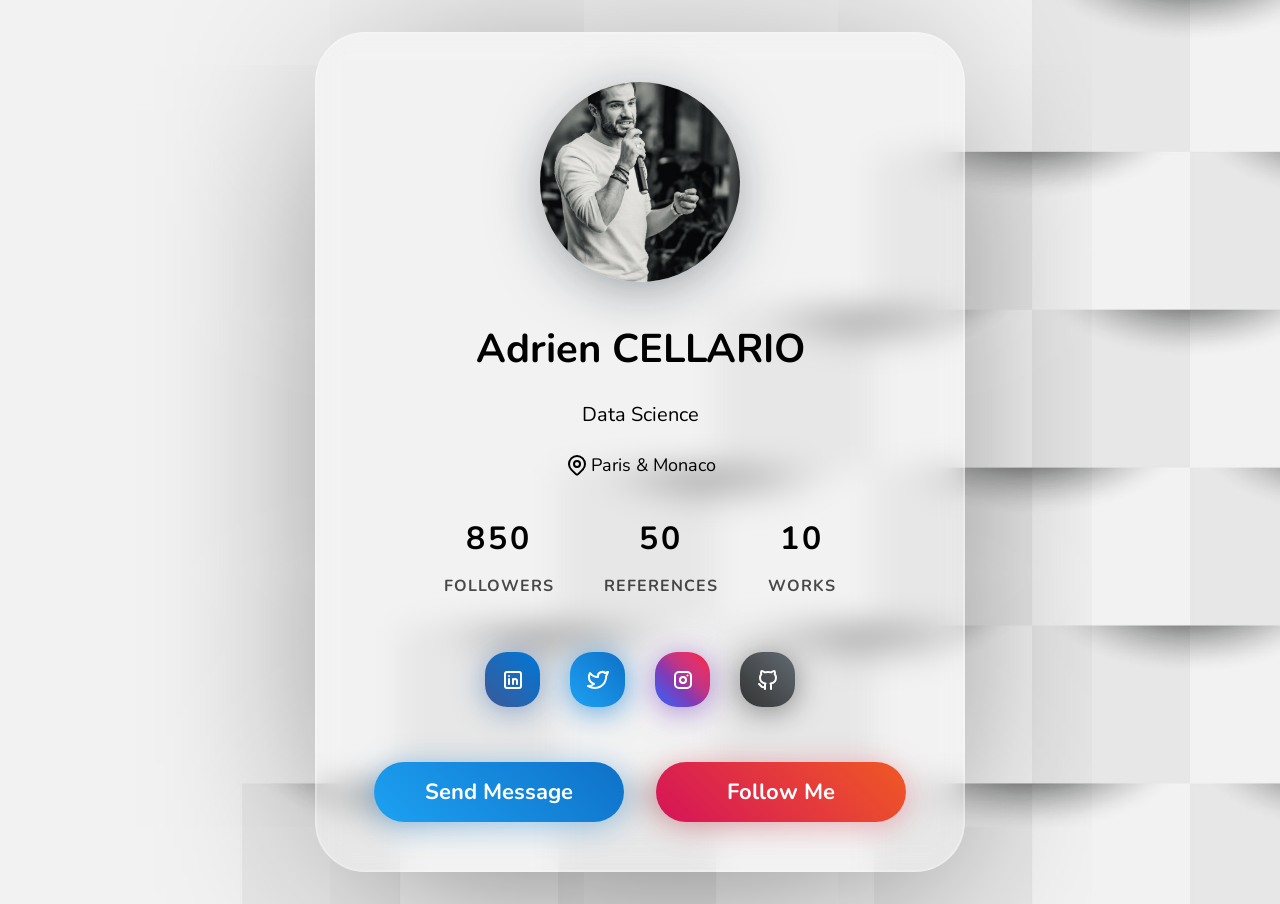
<file: index.html>
<!DOCTYPE html>
<html lang="en">
<head>
  <meta charset="UTF-8">
  <meta http-equiv="X-UA-Compatible" content="IE=edge">
  <meta name="viewport" content="width=device-width, initial-scale=1.0">
  <title>Adrien CELLARIO - Card Profil </title>
  <link rel="icon" href="./asset/chart-donut.png">
  <link rel="stylesheet" href="./css/style_v2.css">
  <link rel="stylesheet" href="./css/reset.css">
  <script src="./script.js"></script>
</head>
<body>
  <div class="profile-card">
    <figure class="profile-card__img">
      <img src="./asset/AC.jpg" alt="...">
    </figure>

    <div class="profile-card__desc">
      <h1>
        Adrien CELLARIO
      </h1>
      <div>Data Science</div>
      <div style="display: flex;align-items:center; gap: 2px; justify-content: center;">
        <svg xmlns="http://www.w3.org/2000/svg" class="icon icon-tabler icon-tabler-map-pin" width="24" height="24" viewBox="0 0 24 24" stroke-width="2" stroke="currentColor" fill="none" stroke-linecap="round" stroke-linejoin="round">
          <path stroke="none" d="M0 0h24v24H0z" fill="none"></path>
          <circle cx="12" cy="11" r="3"></circle>
          <path d="M17.657 16.657l-4.243 4.243a2 2 0 0 1 -2.827 0l-4.244 -4.243a8 8 0 1 1 11.314 0z"></path>
       </svg>
       <span>Paris & Monaco</span>
      </div>
    </div>

    <div class="profile-card__info">
      <div>
        <div id="followers">850</div>
        <div>Followers</div>
      </div>
      <div>
        <div id="refs">50</div>
        <div>References</div>
      </div>
      <div>
        <div id="works">10</div>
        <div>Works</div>
      </div>
    </div>

    <div class="profile-card__social">
      <a href="https://www.linkedin.com/in/adrien-cellario/" class="linkedin" target="_blank">
        <svg xmlns="http://www.w3.org/2000/svg" class="icon icon-tabler icon-tabler-brand-linkedin" width="24" height="24" viewBox="0 0 24 24" stroke-width="2" stroke="currentColor" fill="none" stroke-linecap="round" stroke-linejoin="round">
          <path stroke="none" d="M0 0h24v24H0z" fill="none"></path>
          <rect x="4" y="4" width="16" height="16" rx="2"></rect>
          <line x1="8" y1="11" x2="8" y2="16"></line>
          <line x1="8" y1="8" x2="8" y2="8.01"></line>
          <line x1="12" y1="16" x2="12" y2="11"></line>
          <path d="M16 16v-3a2 2 0 0 0 -4 0"></path>
       </svg>
      </a>

      <a href="https://twitter.com/Adrien_Cellario" class="twitter" target="_blank">
        <svg xmlns="http://www.w3.org/2000/svg" class="icon icon-tabler icon-tabler-brand-twitter" width="24" height="24" viewBox="0 0 24 24" stroke-width="2" stroke="currentColor" fill="none" stroke-linecap="round" stroke-linejoin="round">
          <path stroke="none" d="M0 0h24v24H0z" fill="none"></path>
          <path d="M22 4.01c-1 .49 -1.98 .689 -3 .99c-1.121 -1.265 -2.783 -1.335 -4.38 -.737s-2.643 2.06 -2.62 3.737v1c-3.245 .083 -6.135 -1.395 -8 -4c0 0 -4.182 7.433 4 11c-1.872 1.247 -3.739 2.088 -6 2c3.308 1.803 6.913 2.423 10.034 1.517c3.58 -1.04 6.522 -3.723 7.651 -7.742a13.84 13.84 0 0 0 .497 -3.753c-.002 -.249 1.51 -2.772 1.818 -4.013z"></path>
       </svg>
      </a>

      <a href="https://www.instagram.com/jynxzz/" class="instagram" target="_blank">
        <svg xmlns="http://www.w3.org/2000/svg" class="icon icon-tabler icon-tabler-brand-instagram" width="24" height="24" viewBox="0 0 24 24" stroke-width="2" stroke="currentColor" fill="none" stroke-linecap="round" stroke-linejoin="round">
          <path stroke="none" d="M0 0h24v24H0z" fill="none"></path>
          <rect x="4" y="4" width="16" height="16" rx="4"></rect>
          <circle cx="12" cy="12" r="3"></circle>
          <line x1="16.5" y1="7.5" x2="16.5" y2="7.501"></line>
       </svg>
      </a>

      <a href="https://github.com/JynxZz" class="github" target="_blank">
        <svg xmlns="http://www.w3.org/2000/svg" class="icon icon-tabler icon-tabler-brand-github" width="24" height="24" viewBox="0 0 24 24" stroke-width="2" stroke="currentColor" fill="none" stroke-linecap="round" stroke-linejoin="round">
          <path stroke="none" d="M0 0h24v24H0z" fill="none"></path>
          <path d="M9 19c-4.3 1.4 -4.3 -2.5 -6 -3m12 5v-3.5c0 -1 .1 -1.4 -.5 -2c2.8 -.3 5.5 -1.4 5.5 -6a4.6 4.6 0 0 0 -1.3 -3.2a4.2 4.2 0 0 0 -.1 -3.2s-1.1 -.3 -3.5 1.3a12.3 12.3 0 0 0 -6.2 0c-2.4 -1.6 -3.5 -1.3 -3.5 -1.3a4.2 4.2 0 0 0 -.1 3.2a4.6 4.6 0 0 0 -1.3 3.2c0 4.6 2.7 5.7 5.5 6c-.6 .6 -.6 1.2 -.5 2v3.5"></path>
       </svg>
      </a>
    </div>

    <div class="profile-card__actions">
      <form>
        <button formaction="mailto:a.rocaille@gmail.com" class="blue">Send Message</button>
      </form>
      <form>
        <button formaction="https://www.instagram.com/jynxzz/" target="_blank" class="orange">Follow Me</button>
      </form>
    </div>

  </div>
</body>
</html>
</file>
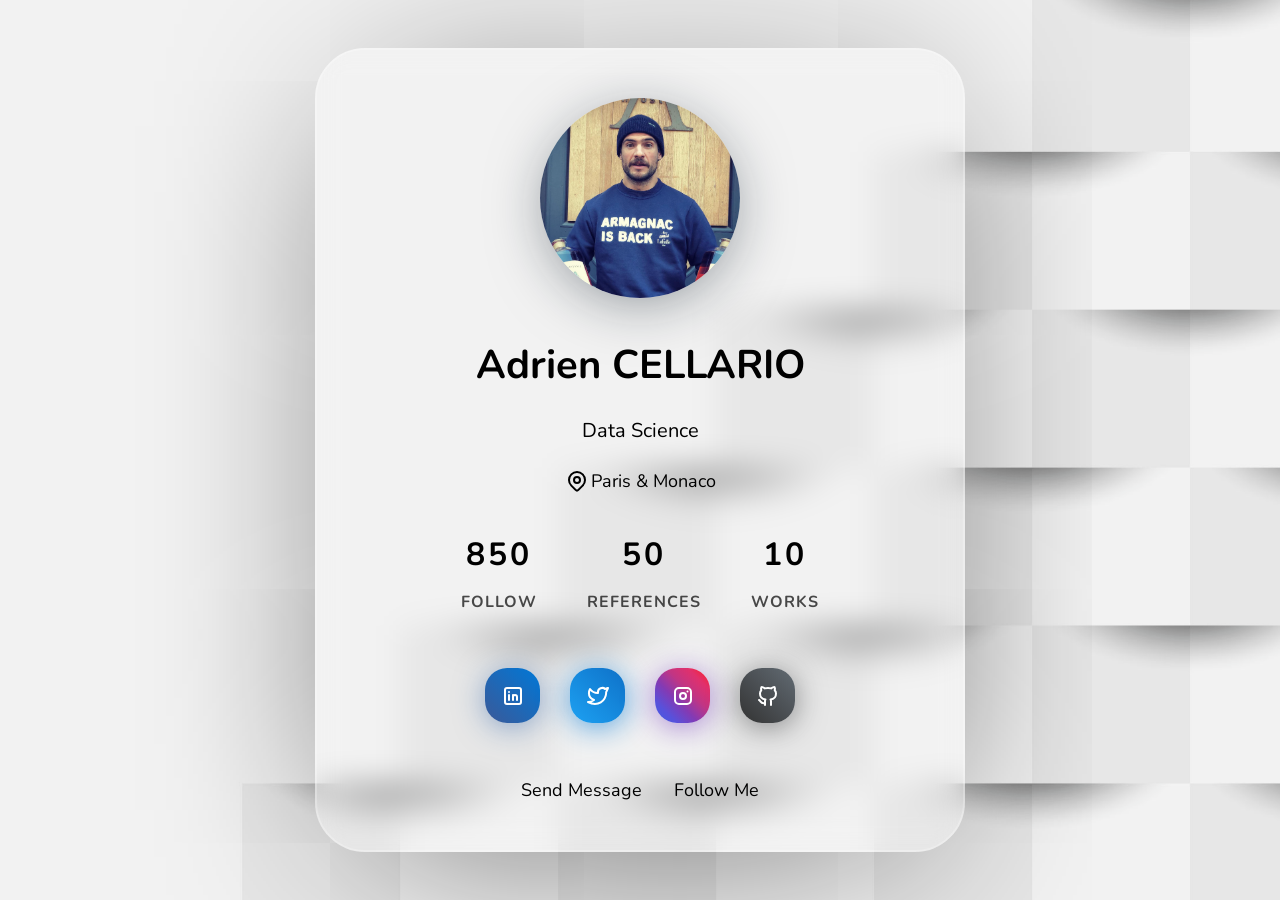
<file: script/index.html>
<!DOCTYPE html>
<html lang="en">
<head>
  <meta charset="UTF-8">
  <meta http-equiv="X-UA-Compatible" content="IE=edge">
  <meta name="viewport" content="width=device-width, initial-scale=1.0">
  <title>Card Profil - Adrien CELLARIO</title>
  <link rel="stylesheet" href="/css/style_v2.css">
  <link rel="stylesheet" href="/css/reset.css">
</head>
<body>
  <div class="profile-card">
    <figure class="profile-card__img">
      <img src="/data/AC_pic.png" alt="...">
    </figure>

    <div class="profile-card__desc">
      <h1>
        Adrien CELLARIO
      </h1>
      <div>Data Science</div>
      <div style="display: flex;align-items:center; gap: 2px; justify-content: center;">
        <svg xmlns="http://www.w3.org/2000/svg" class="icon icon-tabler icon-tabler-map-pin" width="24" height="24" viewBox="0 0 24 24" stroke-width="2" stroke="currentColor" fill="none" stroke-linecap="round" stroke-linejoin="round">
          <path stroke="none" d="M0 0h24v24H0z" fill="none"></path>
          <circle cx="12" cy="11" r="3"></circle>
          <path d="M17.657 16.657l-4.243 4.243a2 2 0 0 1 -2.827 0l-4.244 -4.243a8 8 0 1 1 11.314 0z"></path>
       </svg>
       <span>Paris & Monaco</span>
      </div>
    </div>

    <div class="profile-card__info">
      <div>
        <div>850</div>
        <div>Follow</div>
      </div>
      <div>
        <div>50</div>
        <div>References</div>
      </div>
      <div>
        <div>10</div>
        <div>Works</div>
      </div>
    </div>

    <div class="profile-card__social">
      <a href="#" class="linkedin">
        <svg xmlns="http://www.w3.org/2000/svg" class="icon icon-tabler icon-tabler-brand-linkedin" width="24" height="24" viewBox="0 0 24 24" stroke-width="2" stroke="currentColor" fill="none" stroke-linecap="round" stroke-linejoin="round">
          <path stroke="none" d="M0 0h24v24H0z" fill="none"></path>
          <rect x="4" y="4" width="16" height="16" rx="2"></rect>
          <line x1="8" y1="11" x2="8" y2="16"></line>
          <line x1="8" y1="8" x2="8" y2="8.01"></line>
          <line x1="12" y1="16" x2="12" y2="11"></line>
          <path d="M16 16v-3a2 2 0 0 0 -4 0"></path>
       </svg>
      </a>
      <a href="#" class="twitter">
        <svg xmlns="http://www.w3.org/2000/svg" class="icon icon-tabler icon-tabler-brand-twitter" width="24" height="24" viewBox="0 0 24 24" stroke-width="2" stroke="currentColor" fill="none" stroke-linecap="round" stroke-linejoin="round">
          <path stroke="none" d="M0 0h24v24H0z" fill="none"></path>
          <path d="M22 4.01c-1 .49 -1.98 .689 -3 .99c-1.121 -1.265 -2.783 -1.335 -4.38 -.737s-2.643 2.06 -2.62 3.737v1c-3.245 .083 -6.135 -1.395 -8 -4c0 0 -4.182 7.433 4 11c-1.872 1.247 -3.739 2.088 -6 2c3.308 1.803 6.913 2.423 10.034 1.517c3.58 -1.04 6.522 -3.723 7.651 -7.742a13.84 13.84 0 0 0 .497 -3.753c-.002 -.249 1.51 -2.772 1.818 -4.013z"></path>
       </svg>
      </a>
      <a href="#" class="instagram">
        <svg xmlns="http://www.w3.org/2000/svg" class="icon icon-tabler icon-tabler-brand-instagram" width="24" height="24" viewBox="0 0 24 24" stroke-width="2" stroke="currentColor" fill="none" stroke-linecap="round" stroke-linejoin="round">
          <path stroke="none" d="M0 0h24v24H0z" fill="none"></path>
          <rect x="4" y="4" width="16" height="16" rx="4"></rect>
          <circle cx="12" cy="12" r="3"></circle>
          <line x1="16.5" y1="7.5" x2="16.5" y2="7.501"></line>
       </svg>
      </a>
      <!-- <a href="#" class="behance">
        <svg xmlns="http://www.w3.org/2000/svg" class="icon icon-tabler icon-tabler-brand-behance" width="24" height="24" viewBox="0 0 24 24" stroke-width="2" stroke="currentColor" fill="none" stroke-linecap="round" stroke-linejoin="round">
          <path stroke="none" d="M0 0h24v24H0z" fill="none"></path>
          <path d="M3 18v-12h4.5a3 3 0 0 1 0 6a3 3 0 0 1 0 6h-4.5"></path>
          <line x1="3" y1="12" x2="7.5" y2="12"></line>
          <path d="M14 13h7a3.5 3.5 0 0 0 -7 0v2a3.5 3.5 0 0 0 6.64 1"></path>
          <line x1="16" y1="6" x2="19" y2="6"></line>
       </svg>
      </a> -->
      <a href="#" class="github">
        <svg xmlns="http://www.w3.org/2000/svg" class="icon icon-tabler icon-tabler-brand-github" width="24" height="24" viewBox="0 0 24 24" stroke-width="2" stroke="currentColor" fill="none" stroke-linecap="round" stroke-linejoin="round">
          <path stroke="none" d="M0 0h24v24H0z" fill="none"></path>
          <path d="M9 19c-4.3 1.4 -4.3 -2.5 -6 -3m12 5v-3.5c0 -1 .1 -1.4 -.5 -2c2.8 -.3 5.5 -1.4 5.5 -6a4.6 4.6 0 0 0 -1.3 -3.2a4.2 4.2 0 0 0 -.1 -3.2s-1.1 -.3 -3.5 1.3a12.3 12.3 0 0 0 -6.2 0c-2.4 -1.6 -3.5 -1.3 -3.5 -1.3a4.2 4.2 0 0 0 -.1 3.2a4.6 4.6 0 0 0 -1.3 3.2c0 4.6 2.7 5.7 5.5 6c-.6 .6 -.6 1.2 -.5 2v3.5"></path>
       </svg>
      </a>
    </div>

    <div class="profile-card__actions">
      <button class="blue">Send Message</button>
      <button class="orange">Follow Me</button>
    </div>

  </div>
</body>
</html>
</file>
<file: css/style_v2.css>
@import url("https://fonts.googleapis.com/css2?family=Nunito:wght@300;400;500;600;700&display=swap");
body {
  font: 18px "Nunito", sans-serif;
  color: black;
  min-height: 100vh;
  padding: 2rem;
  display: flex;
  justify-content: center;
  align-items: center;
}
body::before {
  content: "";
  position: fixed;
  inset: 0;
  z-index: -1;
  pointer-events: none;
  background: url("/asset/bg.png") no-repeat center;
  background-size: cover;
  -webkit-animation: backgroundZoomAnimate 20s forwards;
          animation: backgroundZoomAnimate 20s forwards;
}

@-webkit-keyframes backgroundZoomAnimate {
  from {
    transform: scale(1);
  }
  to {
    transform: scale(1.3);
  }
}

@keyframes backgroundZoomAnimate {
  from {
    transform: scale(1);
  }
  to {
    transform: scale(1.3);
  }
}
.profile-card {
  box-shadow: 0 18px 200px -60px black;
  border-radius: 50px;
  width: 650px;
  position: relative;
  -webkit-backdrop-filter: blur(15px);
          backdrop-filter: blur(15px);
  border: 2px solid rgba(255, 255, 255, 0.2509803922);
  padding: 3rem 5rem;
  display: flex;
  flex-direction: column;
  gap: 40px;
}
@media screen and (max-width: 768px) {
  .profile-card {
    width: auto;
  }
}
.profile-card__img img {
  margin: auto;
  width: 200px;
  height: 200px;
  border-radius: 50%;
  -o-object-fit: cover;
     object-fit: cover;
  display: block;
  box-shadow: 0 10px 60px -10px rgba(13, 28, 39, 0.5);
}
.profile-card__desc {
  text-align: center;
  display: flex;
  flex-direction: column;
  gap: 25px;
}
.profile-card__desc h1 {
  font-size: 2.5rem;
  font-weight: bold;
}
.profile-card__desc h1 + div {
  font-size: 20px;
}
.profile-card__info {
  display: flex;
  justify-content: center;
  gap: 50px;
}
@media screen and (max-width: 576px) {
  .profile-card__info {
    gap: 30px;
  }
}
.profile-card__info > div {
  text-transform: uppercase;
  font-weight: bold;
  letter-spacing: 1px;
  text-align: center;
}
.profile-card__info > div > *:first-child {
  font-weight: bold;
  letter-spacing: 3px;
  font-size: 2rem;
  margin-bottom: 15px;
}
.profile-card__info > div > *:last-child {
  font-size: 16px;
  opacity: 0.7;
}
.profile-card__social {
  display: flex;
  justify-content: center;
  align-items: center;
  flex-wrap: wrap;
}
.profile-card__social a {
  display: inline-flex;
  width: 55px;
  height: 55px;
  margin: 15px;
  border-radius: 40%;
  align-items: center;
  justify-content: center;
  color: white;
  position: relative;
  flex-shrink: 0;
  transition: all 0.2s;
}
@media screen and (max-width: 768px) {
  .profile-card__social a {
    width: 50px;
    height: 50px;
    margin: 10px;
  }
}
@media screen and (min-width: 768px) {
  .profile-card__social a:hover {
    transform: scale(1.2) translateY(-5px);
  }
}
.profile-card__social a.linkedin {
  background: linear-gradient(45deg, #3b5998, #0078d7);
  box-shadow: 0 4px 30px rgba(43, 98, 169, 0.5);
}
.profile-card__social a.twitter {
  background: linear-gradient(45deg, #1da1f2, #0e71c8);
  box-shadow: 0 4px 30px rgba(19, 127, 212, 0.7);
}
.profile-card__social a.instagram {
  background: linear-gradient(45deg, #405DE6, #5851DB, #833AB4, #C13584, #E1306C, #FD1D1D);
  box-shadow: 0 4px 30px rgba(120, 64, 190, 0.6);
}
.profile-card__social a.behance {
  background: linear-gradient(45deg, #1769FF, #213FCA);
  box-shadow: 0 4px 30px rgba(27, 86, 231, 0.7);
}
.profile-card__social a.github {
  background: linear-gradient(45deg, #333333, #626B73);
  box-shadow: 0 4px 30px rgba(63, 65, 67, 0.6);
}
.profile-card__actions {
  display: flex;
  align-items: center;
  justify-content: center;
  gap: 2rem;
}
@media screen and (max-width: 576px) {
  .profile-card__actions {
    flex-direction: column;
    gap: 1.5rem;
  }
}
.profile-card__actions > form > button {
  font-weight: bold;
  font-size: 22px;
  padding: 15px 0;
  min-width: 250px;
  border-radius: 50px;
  text-align: center;
  color: white;
  cursor: pointer;
  transition: all 0.2s;
}
@media screen and (max-width: 768px) {
  .profile-card__actions > form > button {
    min-width: 170px;
  }
}
@media screen and (max-width: 576px) {
  .profile-card__actions > form > button {
    min-width: inherit;
    width: 100%;
    max-width: 350px;
  }
}
@media screen and (min-width: 576px) {
  .profile-card__actions > form > button:hover {
    transform: translateY(-5px);
  }
}
.profile-card__actions > form > button.blue {
  background: linear-gradient(45deg, #1DA1F2, #0E71C8);
  box-shadow: 0 4px 30px rgba(19, 127, 212, 0.4);
}
.profile-card__actions > form > button.blue.hover {
  box-shadow: 0 7px 30px 19, 127, 212, 0.75;
}
.profile-card__actions > form > button.orange {
  background: linear-gradient(45deg, #D5135A, #F05924);
  box-shadow: 0 4px 30px rgba(223, 45, 70, 0.35);
}
.profile-card__actions > form > button.orange.hover {
  box-shadow: 0 7px 30px rgba(223, 45, 70, 0.75);
}/*# sourceMappingURL=style_v2.css.map */
</file>
